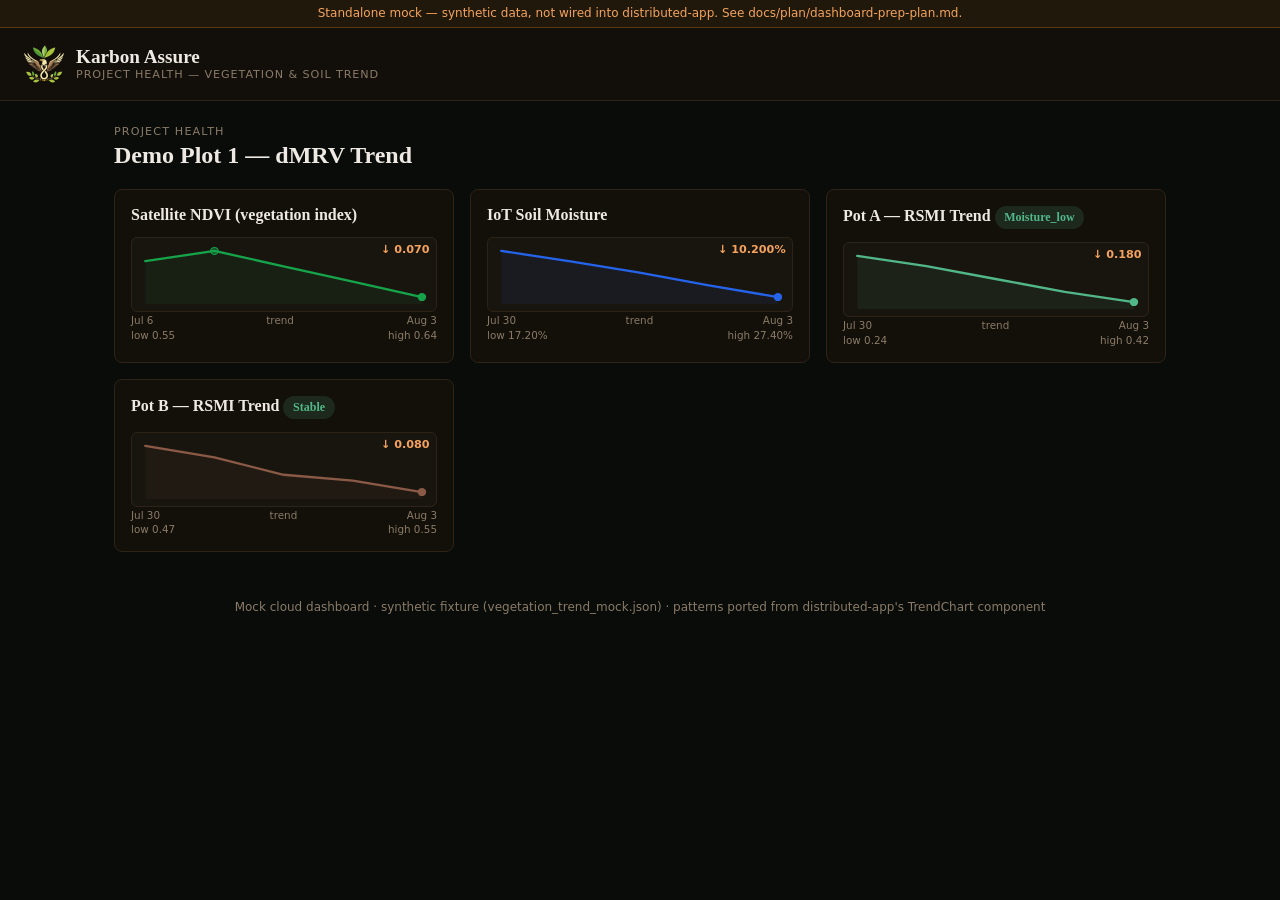
<file: source/cloud_mock/index.html>
<!doctype html>
<html lang="en">
<head>
  <meta charset="utf-8">
  <meta name="viewport" content="width=device-width, initial-scale=1">
  <title>Karbon Assure — Vegetation & Soil Trend (mock)</title>
  <link rel="stylesheet" href="style.css">
</head>
<body>
  <div class="ka-mock-banner">
    Standalone mock — synthetic data, not wired into distributed-app. See docs/plan/dashboard-prep-plan.md.
  </div>
  <header class="ka-header">
    <img src="img/logo.png" alt="Karbon Assure" class="ka-logo">
    <div>
      <h1>Karbon Assure</h1>
      <div class="ka-tag">Project Health — Vegetation &amp; Soil Trend</div>
    </div>
  </header>

  <main class="ka-main">
    <div class="ka-eyebrow">Project health</div>
    <h2 class="ka-title">Demo Plot 1 — dMRV Trend</h2>

    <div class="ka-grid">
      <div class="ka-card">
        <h2>Satellite NDVI (vegetation index)</h2>
        <div id="chart-ndvi"></div>
      </div>
      <div class="ka-card">
        <h2>IoT Soil Moisture</h2>
        <div id="chart-moisture"></div>
      </div>
      <div class="ka-card">
        <h2>Pot A — RSMI Trend <span id="flag-a" class="ka-flag-pill"></span></h2>
        <div id="chart-rsmi-a"></div>
      </div>
      <div class="ka-card">
        <h2>Pot B — RSMI Trend <span id="flag-b" class="ka-flag-pill"></span></h2>
        <div id="chart-rsmi-b"></div>
      </div>
    </div>
  </main>

  <footer class="ka-footer">Mock cloud dashboard · synthetic fixture (vegetation_trend_mock.json) · patterns ported from distributed-app's TrendChart component</footer>

  <script src="trend_chart.js"></script>
  <script>
    fetch("vegetation_trend_mock.json")
      .then(function (r) { return r.json(); })
      .then(function (data) {
        var ndvi = data.satellite_ndvi;
        var ndviValues = ndvi.map(function (r) { return r.ndvi_value; });
        var ndviDates = ndvi.map(function (r) { return r.measurement_timestamp; });
        document.getElementById("chart-ndvi").appendChild(
          KA.trendChart(ndviValues, ndviDates, "#16a34a", "", false)
        );

        var moisture = data.iot_soil_moisture;
        var moistureValues = moisture.map(function (r) { return r.moisture_percentage; });
        var moistureDates = moisture.map(function (r) { return r.measurement_timestamp; });
        var moistureStressed = moistureValues[moistureValues.length - 1] < 20;
        document.getElementById("chart-moisture").appendChild(
          KA.trendChart(moistureValues, moistureDates, "#2563eb", "%", moistureStressed)
        );

        ["a", "b"].forEach(function (potKey) {
          var pot = data.soil_node_inference["pot_" + potKey];
          var values = pot.rsmi_trend;
          var dates = values.map(function (_, i) { return moistureDates[i] || moistureDates[moistureDates.length - 1]; });
          document.getElementById("chart-rsmi-" + potKey).appendChild(
            KA.trendChart(values, dates, potKey === "a" ? "#52B788" : "#8A5A47", "", false)
          );
          document.getElementById("flag-" + potKey).textContent = pot.latest_flag;
        });
      });
  </script>
</body>
</html>
</file>
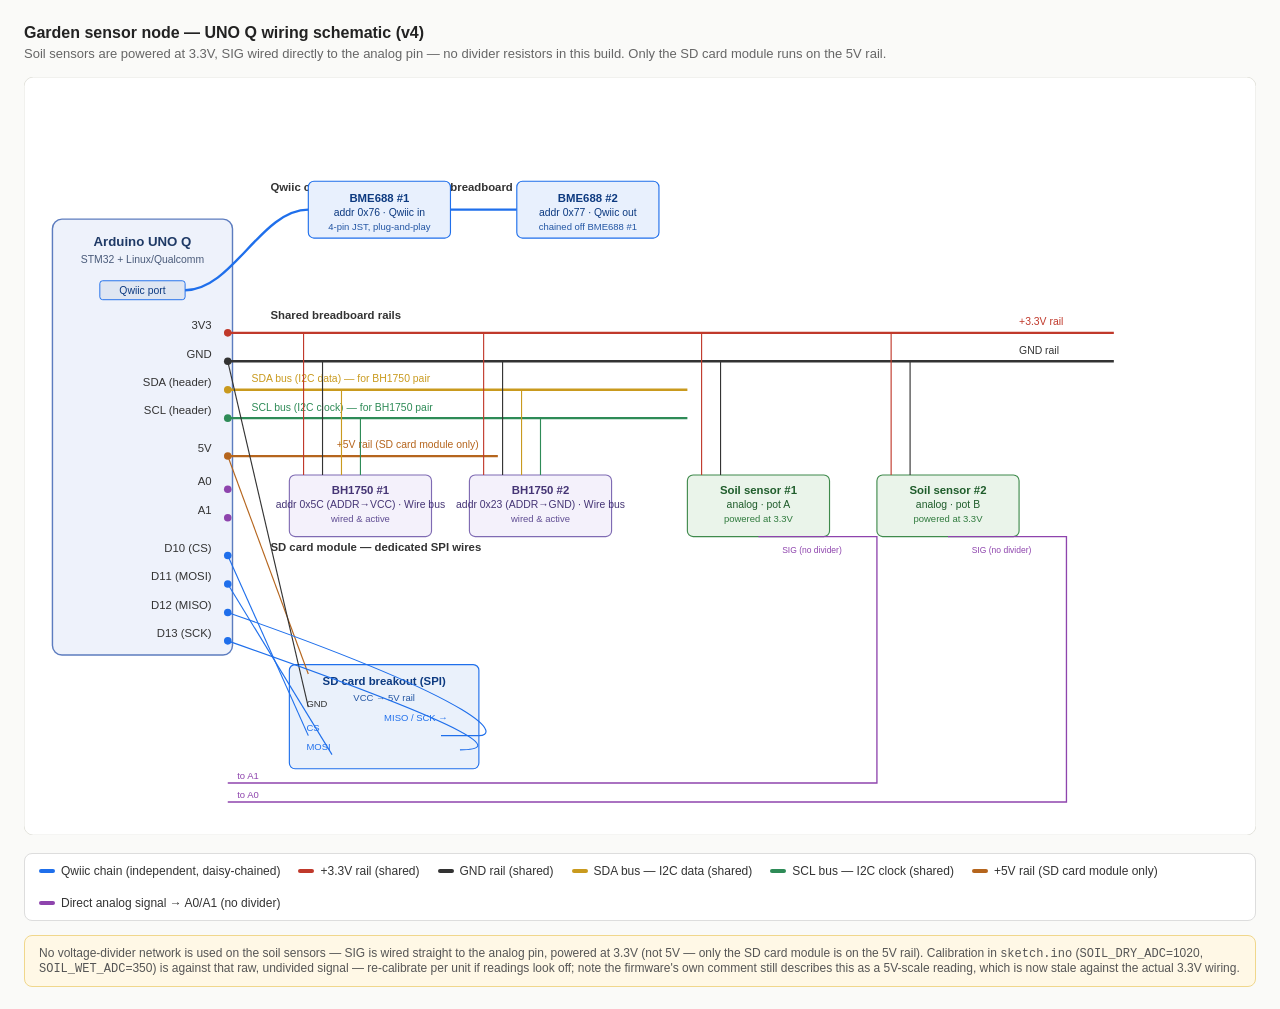
<file: demo/wiring_schematic_v4.html>
<!DOCTYPE html>
<html>
<head>
<meta charset="utf-8">
<style>
  body { margin:0; padding:24px; background:#fafaf8; font-family: -apple-system, "Segoe UI", sans-serif; }
  .wrap { max-width: 1300px; margin: 0 auto; }
  h2 { font-size:16px; font-weight:600; color:#222; margin:0 0 4px; }
  p.sub { font-size:13px; color:#666; margin:0 0 16px; }
  .legend { display:flex; gap:18px; flex-wrap:wrap; font-size:12px; color:#333; margin-top:14px; padding:10px 14px; background:#fff; border:1px solid #ddd; border-radius:8px;}
  .legend span { display:inline-flex; align-items:center; gap:6px; }
  .swatch { width:16px; height:4px; border-radius:2px; display:inline-block; }
  .note { font-size:12px; color:#555; background:#fff8e6; border:1px solid #f0d78c; border-radius:8px; padding:10px 14px; margin-top:14px; }
</style>
</head>
<body>
<div class="wrap">
<h2>Garden sensor node — UNO Q wiring schematic (v4)</h2>
<p class="sub">Soil sensors are powered at 3.3V, SIG wired directly to the analog pin — no divider resistors in this build. Only the SD card module runs on the 5V rail.</p>

<svg width="100%" viewBox="0 0 1300 800" xmlns="http://www.w3.org/2000/svg">
  <rect x="0" y="0" width="1300" height="800" fill="#ffffff" stroke="#e2e2dc" rx="10"/>

  <!-- UNO Q board -->
  <rect x="30" y="150" width="190" height="460" rx="10" fill="#eef2fb" stroke="#5c7cbf" stroke-width="1.5"/>
  <text x="125" y="178" text-anchor="middle" font-size="14" font-weight="600" fill="#1f3a66">Arduino UNO Q</text>
  <text x="125" y="196" text-anchor="middle" font-size="11" fill="#4a5b7a">STM32 + Linux/Qualcomm</text>

  <!-- Qwiic port -->
  <rect x="80" y="215" width="90" height="20" rx="3" fill="#dfe6f2" stroke="#1f6feb"/>
  <text x="125" y="229" text-anchor="middle" font-size="11" fill="#0d3a80">Qwiic port</text>

  <!-- header pins (Wire bus, for BH1750 later) -->
  <circle cx="215" cy="270" r="4" fill="#c0392b"/>
  <text x="198" y="266" text-anchor="end" font-size="12" fill="#333">3V3</text>
  <circle cx="215" cy="300" r="4" fill="#333"/>
  <text x="198" y="296" text-anchor="end" font-size="12" fill="#333">GND</text>
  <circle cx="215" cy="330" r="4" fill="#c99a1e"/>
  <text x="198" y="326" text-anchor="end" font-size="12" fill="#333">SDA (header)</text>
  <circle cx="215" cy="360" r="4" fill="#2e8b57"/>
  <text x="198" y="356" text-anchor="end" font-size="12" fill="#333">SCL (header)</text>

  <!-- 5V pin -->
  <circle cx="215" cy="400" r="4" fill="#b5651d"/>
  <text x="198" y="396" text-anchor="end" font-size="12" fill="#333">5V</text>

  <!-- analog pins -->
  <circle cx="215" cy="435" r="4" fill="#8e44ad"/>
  <text x="198" y="431" text-anchor="end" font-size="12" fill="#333">A0</text>
  <circle cx="215" cy="465" r="4" fill="#8e44ad"/>
  <text x="198" y="461" text-anchor="end" font-size="12" fill="#333">A1</text>

  <!-- SPI pins -->
  <circle cx="215" cy="505" r="4" fill="#1f6feb"/>
  <text x="198" y="501" text-anchor="end" font-size="12" fill="#333">D10 (CS)</text>
  <circle cx="215" cy="535" r="4" fill="#1f6feb"/>
  <text x="198" y="531" text-anchor="end" font-size="12" fill="#333">D11 (MOSI)</text>
  <circle cx="215" cy="565" r="4" fill="#1f6feb"/>
  <text x="198" y="561" text-anchor="end" font-size="12" fill="#333">D12 (MISO)</text>
  <circle cx="215" cy="595" r="4" fill="#1f6feb"/>
  <text x="198" y="591" text-anchor="end" font-size="12" fill="#333">D13 (SCK)</text>

  <!-- ===== Qwiic BME688 chain ===== -->
  <text x="260" y="120" font-size="12" font-weight="600" fill="#333">Qwiic chain — daisy-chained, no breadboard</text>
  <path d="M170 225 C 220 225, 250 140, 300 140" fill="none" stroke="#1f6feb" stroke-width="2.5"/>
  <rect x="300" y="110" width="150" height="60" rx="6" fill="#e8f0fd" stroke="#1f6feb" stroke-width="1.2"/>
  <text x="375" y="132" text-anchor="middle" font-size="12" font-weight="600" fill="#0d3a80">BME688 #1</text>
  <text x="375" y="147" text-anchor="middle" font-size="11" fill="#0d3a80">addr 0x76 · Qwiic in</text>
  <text x="375" y="161" text-anchor="middle" font-size="10" fill="#2255a3">4-pin JST, plug-and-play</text>

  <path d="M450 140 H 520" fill="none" stroke="#1f6feb" stroke-width="2.5"/>
  <rect x="520" y="110" width="150" height="60" rx="6" fill="#e8f0fd" stroke="#1f6feb" stroke-width="1.2"/>
  <text x="595" y="132" text-anchor="middle" font-size="12" font-weight="600" fill="#0d3a80">BME688 #2</text>
  <text x="595" y="147" text-anchor="middle" font-size="11" fill="#0d3a80">addr 0x77 · Qwiic out</text>
  <text x="595" y="161" text-anchor="middle" font-size="10" fill="#2255a3">chained off BME688 #1</text>

  <!-- ===== Shared breadboard rails ===== -->
  <text x="260" y="255" font-size="12" font-weight="600" fill="#333">Shared breadboard rails</text>

  <line x1="215" y1="270" x2="1150" y2="270" stroke="#c0392b" stroke-width="2.5"/>
  <text x="1050" y="262" font-size="11" fill="#c0392b">+3.3V rail</text>

  <line x1="215" y1="300" x2="1150" y2="300" stroke="#333" stroke-width="2.5"/>
  <text x="1050" y="292" font-size="11" fill="#333">GND rail</text>

  <line x1="215" y1="330" x2="700" y2="330" stroke="#c99a1e" stroke-width="2.5"/>
  <text x="240" y="322" font-size="11" fill="#c99a1e">SDA bus (I2C data) — for BH1750 pair</text>

  <line x1="215" y1="360" x2="700" y2="360" stroke="#2e8b57" stroke-width="2.5"/>
  <text x="240" y="352" font-size="11" fill="#2e8b57">SCL bus (I2C clock) — for BH1750 pair</text>

  <line x1="215" y1="400" x2="500" y2="400" stroke="#b5651d" stroke-width="2.5"/>
  <text x="330" y="392" font-size="11" fill="#b5651d">+5V rail (SD card module only)</text>

  <!-- ===== BH1750 #1 — Pot A, wired & active ===== -->
  <g>
    <rect x="280" y="420" width="150" height="65" rx="6" fill="#f4f1fb" stroke="#7f6bb3" stroke-width="1.2"/>
    <text x="355" y="440" text-anchor="middle" font-size="12" font-weight="600" fill="#453575">BH1750 #1</text>
    <text x="355" y="455" text-anchor="middle" font-size="11" fill="#453575">addr 0x5C (ADDR→VCC) · Wire bus</text>
    <text x="355" y="470" text-anchor="middle" font-size="10" fill="#5f4c92">wired &amp; active</text>
    <line x1="295" y1="420" x2="295" y2="270" stroke="#c0392b" stroke-width="1.2"/>
    <line x1="315" y1="420" x2="315" y2="300" stroke="#333" stroke-width="1.2"/>
    <line x1="335" y1="420" x2="335" y2="330" stroke="#c99a1e" stroke-width="1.2"/>
    <line x1="355" y1="420" x2="355" y2="360" stroke="#2e8b57" stroke-width="1.2"/>
  </g>

  <!-- ===== BH1750 #2 — Pot B, wired & active ===== -->
  <g>
    <rect x="470" y="420" width="150" height="65" rx="6" fill="#f4f1fb" stroke="#7f6bb3" stroke-width="1.2"/>
    <text x="545" y="440" text-anchor="middle" font-size="12" font-weight="600" fill="#453575">BH1750 #2</text>
    <text x="545" y="455" text-anchor="middle" font-size="11" fill="#453575">addr 0x23 (ADDR→GND) · Wire bus</text>
    <text x="545" y="470" text-anchor="middle" font-size="10" fill="#5f4c92">wired &amp; active</text>
    <line x1="485" y1="420" x2="485" y2="270" stroke="#c0392b" stroke-width="1.2"/>
    <line x1="505" y1="420" x2="505" y2="300" stroke="#333" stroke-width="1.2"/>
    <line x1="525" y1="420" x2="525" y2="330" stroke="#c99a1e" stroke-width="1.2"/>
    <line x1="545" y1="420" x2="545" y2="360" stroke="#2e8b57" stroke-width="1.2"/>
  </g>

  <!-- ===== Soil sensor #1 — Pot A, direct to A1, no divider ===== -->
  <g>
    <rect x="700" y="420" width="150" height="65" rx="6" fill="#eaf4ea" stroke="#3f8a4c" stroke-width="1.2"/>
    <text x="775" y="440" text-anchor="middle" font-size="12" font-weight="600" fill="#1f5c2b">Soil sensor #1</text>
    <text x="775" y="455" text-anchor="middle" font-size="11" fill="#1f5c2b">analog · pot A</text>
    <text x="775" y="470" text-anchor="middle" font-size="10" fill="#2f7a3d">powered at 3.3V</text>
    <line x1="715" y1="420" x2="715" y2="270" stroke="#c0392b" stroke-width="1.2"/>
    <line x1="735" y1="420" x2="735" y2="300" stroke="#333" stroke-width="1.2"/>
  </g>
  <text x="800" y="502" font-size="9" fill="#8e44ad">SIG (no divider)</text>
  <path d="M775 485 H 900 V 745 H 215 V 745" fill="none" stroke="#8e44ad" stroke-width="1.4"/>
  <text x="225" y="741" font-size="10" fill="#8e44ad">to A1</text>

  <!-- ===== Soil sensor #2 — Pot B, direct to A0, no divider ===== -->
  <g>
    <rect x="900" y="420" width="150" height="65" rx="6" fill="#eaf4ea" stroke="#3f8a4c" stroke-width="1.2"/>
    <text x="975" y="440" text-anchor="middle" font-size="12" font-weight="600" fill="#1f5c2b">Soil sensor #2</text>
    <text x="975" y="455" text-anchor="middle" font-size="11" fill="#1f5c2b">analog · pot B</text>
    <text x="975" y="470" text-anchor="middle" font-size="10" fill="#2f7a3d">powered at 3.3V</text>
    <line x1="915" y1="420" x2="915" y2="270" stroke="#c0392b" stroke-width="1.2"/>
    <line x1="935" y1="420" x2="935" y2="300" stroke="#333" stroke-width="1.2"/>
  </g>
  <text x="1000" y="502" font-size="9" fill="#8e44ad">SIG (no divider)</text>
  <path d="M975 485 H 1100 V 765 H 215 V 765" fill="none" stroke="#8e44ad" stroke-width="1.4"/>
  <text x="225" y="761" font-size="10" fill="#8e44ad">to A0</text>

  <!-- ===== SD card module ===== -->
  <text x="260" y="500" font-size="12" font-weight="600" fill="#333">SD card module — dedicated SPI wires</text>
  <rect x="280" y="620" width="200" height="110" rx="6" fill="#eaf1fb" stroke="#1f6feb" stroke-width="1.2"/>
  <text x="380" y="642" text-anchor="middle" font-size="12" font-weight="600" fill="#0d3a80">SD card breakout (SPI)</text>
  <text x="380" y="658" text-anchor="middle" font-size="10" fill="#2255a3">VCC → 5V rail</text>

  <line x1="300" y1="630" x2="215" y2="400" stroke="#b5651d" stroke-width="1.2"/>
  <text x="298" y="665" font-size="10" fill="#333">GND</text>
  <line x1="300" y1="665" x2="215" y2="300" stroke="#333" stroke-width="1.2"/>
  <text x="298" y="690" font-size="10" fill="#1f6feb">CS</text>
  <line x1="300" y1="695" x2="215" y2="505" stroke="#1f6feb" stroke-width="1.2"/>
  <text x="298" y="710" font-size="10" fill="#1f6feb">MOSI</text>
  <line x1="325" y1="715" x2="215" y2="535" stroke="#1f6feb" stroke-width="1.2"/>
  <text x="380" y="680" font-size="10" fill="#1f6feb">MISO / SCK →</text>
  <line x1="440" y1="695" x2="480" y2="695" stroke="#1f6feb" stroke-width="1.2"/>
  <path d="M480 695 C 500 695, 500 665, 215 565" fill="none" stroke="#1f6feb" stroke-width="1.2"/>
  <path d="M460 710 C 500 710, 500 695, 215 595" fill="none" stroke="#1f6feb" stroke-width="1.2"/>

</svg>

<div class="legend">
  <span><span class="swatch" style="background:#1f6feb"></span> Qwiic chain (independent, daisy-chained)</span>
  <span><span class="swatch" style="background:#c0392b"></span> +3.3V rail (shared)</span>
  <span><span class="swatch" style="background:#333"></span> GND rail (shared)</span>
  <span><span class="swatch" style="background:#c99a1e"></span> SDA bus — I2C data (shared)</span>
  <span><span class="swatch" style="background:#2e8b57"></span> SCL bus — I2C clock (shared)</span>
  <span><span class="swatch" style="background:#b5651d"></span> +5V rail (SD card module only)</span>
  <span><span class="swatch" style="background:#8e44ad"></span> Direct analog signal → A0/A1 (no divider)</span>
</div>

<div class="note">
  No voltage-divider network is used on the soil sensors — SIG is wired straight to the analog pin, powered
  at 3.3V (not 5V — only the SD card module is on the 5V rail). Calibration in <code>sketch.ino</code>
  (<code>SOIL_DRY_ADC</code>=1020, <code>SOIL_WET_ADC</code>=350) is against that raw, undivided signal —
  re-calibrate per unit if readings look off; note the firmware's own comment still describes this as a
  5V-scale reading, which is now stale against the actual 3.3V wiring.
</div>

</div>
</body>
</html>
</file>
<file: source/cloud_mock/style.css>
/* Same theme tokens as source/dashboard/static/dashboard.css and
   distributed-app/web/app/globals.css :root -- kept in sync manually since
   this is a standalone mock, not wired into the real build. */
:root {
  --background: #090C09;
  --foreground: #EEE9E2;
  --secondary: #120E0A;
  --secondary-foreground: #C4B49A;
  --accent: #52B788;
  --accent-foreground: #080F0A;
  --muted-foreground: #8A7B68;
  --card: #131009;
  --border: #2E2318;
  --brand-secondary: #8A5A47;
  --brand-secondary-light: #B07A63;
  --radius: 0.5rem;
  --font-sans: ui-sans-serif, "DM Sans", system-ui, sans-serif;
  --font-display: ui-serif, Georgia, "Fraunces", serif;
}

* { box-sizing: border-box; }

body {
  margin: 0;
  background: var(--background);
  color: var(--foreground);
  font-family: var(--font-sans);
}

.ka-header {
  display: flex;
  align-items: center;
  gap: 0.75rem;
  padding: 1rem 1.5rem;
  border-bottom: 1px solid var(--border);
  background: var(--secondary);
}
.ka-logo { height: 40px; width: 40px; object-fit: contain; border-radius: 8px; }
.ka-header h1 {
  font-family: var(--font-display);
  font-size: 1.2rem;
  margin: 0;
}
.ka-header .ka-tag {
  font-size: 0.7rem;
  color: var(--muted-foreground);
  text-transform: uppercase;
  letter-spacing: 0.08em;
}
.ka-mock-banner {
  background: rgba(230, 130, 30, 0.1);
  border-bottom: 1px solid rgba(230, 130, 30, 0.3);
  color: #f5a35c;
  font-size: 0.75rem;
  text-align: center;
  padding: 0.4rem;
}

.ka-main { padding: 1.5rem; max-width: 1100px; margin: 0 auto; }

.ka-eyebrow {
  font-size: 0.7rem;
  text-transform: uppercase;
  letter-spacing: 0.1em;
  color: var(--muted-foreground);
}
.ka-title { font-family: var(--font-display); margin: 0.25rem 0 1.25rem; }

.ka-grid {
  display: grid;
  grid-template-columns: repeat(auto-fit, minmax(300px, 1fr));
  gap: 1rem;
}

.ka-card {
  background: var(--card);
  border: 1px solid var(--border);
  border-radius: var(--radius);
  padding: 1rem;
}
.ka-card h2 { font-family: var(--font-display); font-size: 1rem; margin-top: 0; }

.ka-trend-box {
  position: relative;
  border: 1px solid var(--border);
  border-radius: calc(var(--radius) - 2px);
  background: rgba(255,255,255,0.02);
  padding: 0.4rem;
}
.ka-trend-delta { position: absolute; right: 0.4rem; top: 0.3rem; font-size: 0.7rem; font-weight: 600; }
.ka-trend-up { color: var(--accent); }
.ka-trend-down { color: #f5a35c; }
.ka-trend-stable { color: var(--muted-foreground); }
.ka-trend-svg { width: 100%; height: 60px; display: block; }
.ka-trend-dates, .ka-trend-range {
  display: flex; justify-content: space-between;
  font-size: 0.65rem; color: var(--muted-foreground); margin-top: 0.15rem;
}

.ka-flag-pill {
  display: inline-block;
  padding: 0.25rem 0.6rem;
  border-radius: 999px;
  font-size: 0.75rem;
  font-weight: 600;
  background: rgba(82, 183, 136, 0.15);
  color: var(--accent);
  text-transform: capitalize;
}

.ka-footer {
  text-align: center;
  color: var(--muted-foreground);
  font-size: 0.75rem;
  padding: 1.5rem;
}
</file>
